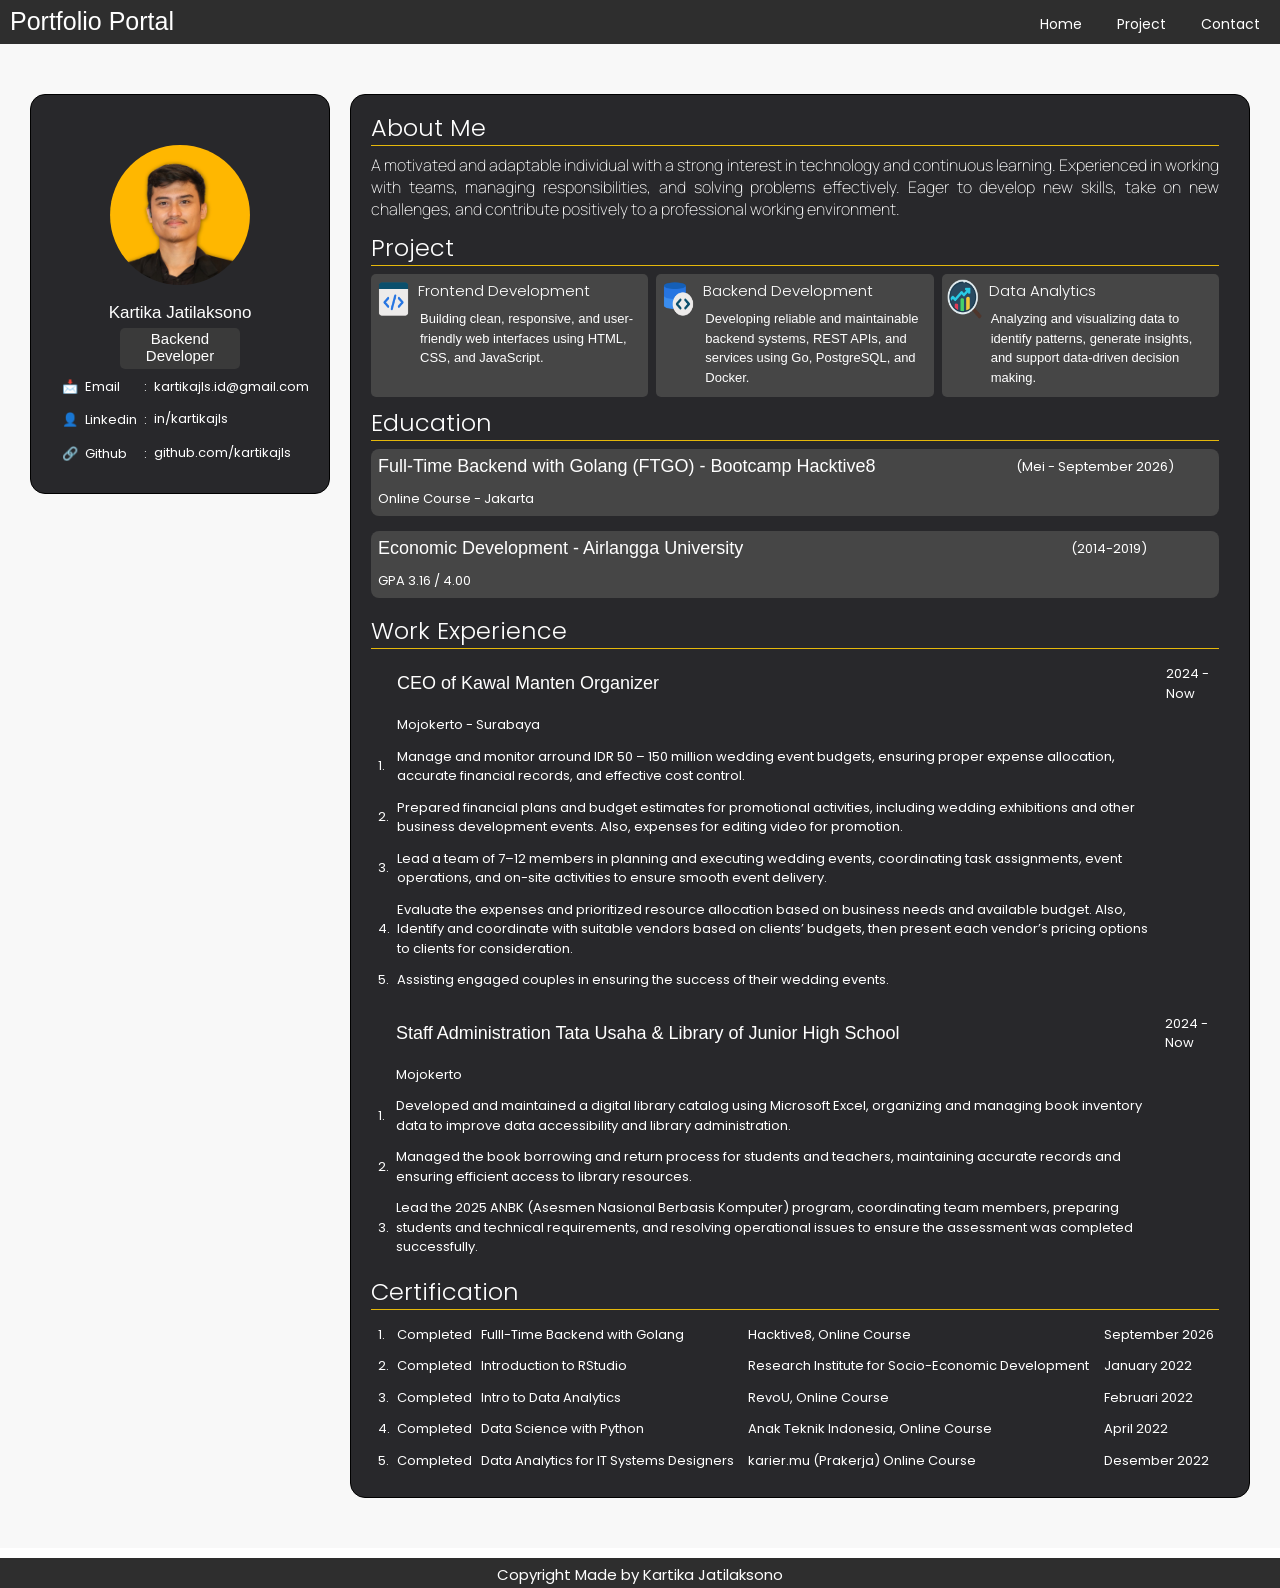
<file: index.html>
<!DOCTYPE html>
<html lang="en">

<head>
    <meta charset="UTF-8">
    <meta name="viewport" content="width=device-width, initial-scale=1.0">
    <title>Portfolio Website</title>

    <link rel="stylesheet" href="css/style.css">
</head>

<body>

    <head>
        <div class="container-header">
            <nav>
                <h1>Portfolio Portal</h1>

                <ul>
                    <li><a href="index.html">Home</a></li>
                    <li class="drop-down"><a href="#">Project</a>
                        <ul class="isi-dropdown">
                            <li><a href="page/frontend.html">Frontend Development</a></li>
                            <li><a href="page/backend.html">Backend Development</a></li>
                            <li><a href="page/da.html">Data Analytics</a></li>
                        </ul>
                    </li>
                    <li><a href="page/contact.html">Contact</a></li>
                </ul>
            </nav>
        </div>
    </head>


    <main>
        <div class="container-left">
            <div class="head-profile">
                <img class="pict-profile" src="src/asset/pict/WhatsApp Image 2026-08-28 at 14.54.35.jpeg">
                <p class="intro">Kartika Jatilaksono</p>
                <p class="job">Backend Developer</p>
            </div>

            <div class="bottom-profile">
                <table class="col-keterangan">
                    <tr>
                        <td>📩</td>
                        <td>Email</td>
                        <td>:</td>
                        <td>kartikajls.id@gmail.com</td>
                    </tr>
                    <tr>
                        <td>👤</td>
                        <td>Linkedin</td>
                        <td>:</td>
                        <td><a href="https://www.linkedin.com/in/kartikajls/" class="mini">in/kartikajls</a></td>
                    </tr>
                    <tr>
                        <td>🔗</td>
                        <td>Github</td>
                        <td>:</td>
                        <td><a href="https://github.com/kartikajls" class="mini">github.com/kartikajls</a></td>
                    </tr>
                </table>
            </div>


        </div>

        <div class="container-right">
            <div class="content-top">
                <h2>About Me</h2>
                <div class="border"></div>
                <p class="aboutme">
                    A motivated and adaptable individual with a strong interest in technology and continuous learning.
                    Experienced in working with teams, managing responsibilities, and solving problems effectively.
                    Eager to develop new skills, take on new challenges, and contribute positively to a professional
                    working environment.
                </p>
            </div>

            <div class="content-mid">
                <h2>Project</h2>
                <div class="border"></div>
                <div class="project">
                    <div class="project1">
                        <div>
                            <img src="src/asset/icon/frontend.png" class="icon">
                        </div>
                        <div>
                            <a href="page/frontend.html" class="c-link">Frontend Development</a>
                            <p class="r-text">
                                Building clean, responsive, and user-friendly web interfaces using HTML, CSS, and
                                JavaScript.
                            </p>
                        </div>

                    </div>

                    <div class="project2">
                        <div>
                            <img src="src/asset/icon/backend.png" class="icon">
                        </div>
                        <div>
                            <a href="page/backend.html" class="c-link">Backend Development</a>
                            <p class="r-text">
                                Developing reliable and maintainable backend systems, REST APIs, and services using Go,
                                PostgreSQL, and Docker.
                            </p>
                        </div>
                    </div>

                    <div class="project3">
                        <div>
                            <img src="src/asset/icon/data-analytics.png" class="icon">
                        </div>
                        <div>
                            <a href="page/da.html" class="c-link">Data Analytics</a>
                            <p class="r-text">
                                Analyzing and visualizing data to identify patterns, generate insights, and support
                                data-driven decision making.
                            </p>
                        </div>

                    </div>

                </div>
                <div>
                    <h2>Education</h2>
                </div>
                <div class="border"></div>
                <div class="education">
                    <div class="bootcamp">
                        <table class="col-education">
                            <tr>
                                <td class="text-font">Full-Time Backend with Golang (FTGO) - Bootcamp Hacktive8</td>
                                <td>(Mei - September 2026)</td>
                            </tr>
                            <tr class="text-font2">
                                <td>Online Course - Jakarta</td>
                            </tr>
                        </table>
                    </div>
                    <div class="university">
                        <table class="col-education">
                            <tr>
                                <td class="text-font">Economic Development - Airlangga University</td>
                                <td>(2014-2019)</td>
                            </tr>
                            <tr>
                                <td>GPA 3.16 / 4.00</td>
                            </tr>
                        </table>
                    </div>
                </div>
                <div>
                    <h2>Work Experience</h2>
                </div>
                <div class="border"></div>
                <div>
                    <table class="col-experience">
                        <tr>
                            <td></td>
                            <td class="text-font">CEO of Kawal Manten Organizer</td>
                            <td>2024 - Now</td>
                        </tr>
                        <tr class="text-font2">
                            <td></td>
                            <td>Mojokerto - Surabaya</td>
                        </tr>
                        <tr class="text-font2">
                            <td>1. </td>
                            <td>Manage and monitor arround IDR 50 – 150 million wedding event budgets, ensuring
                                proper expense allocation, accurate financial records, and effective cost control.</td>
                        </tr>
                        <tr class="text-font2">
                            <td>2. </td>
                            <td>Prepared financial plans and budget estimates for promotional activities, including
                                wedding exhibitions and other business development events. Also, expenses for editing
                                video for promotion.</td>
                        </tr>
                        <tr class="text-font2">
                            <td>3. </td>
                            <td>Lead a team of 7–12 members in planning and executing wedding events, coordinating
                                task assignments, event operations, and on-site activities to ensure smooth event
                                delivery.</td>
                        </tr>
                        <tr class="text-font2">
                            <td>4. </td>
                            <td>Evaluate the expenses and prioritized resource allocation based on business needs and
                                available budget. Also, Identify and coordinate with suitable vendors based on clients’
                                budgets, then present each vendor’s pricing options to clients for consideration.
                            </td>
                        </tr>
                        <tr class="text-font2">
                            <td>5. </td>
                            <td>Assisting engaged couples in ensuring the success of their wedding events.
                            </td>
                        </tr>

                    </table>
                </div>
                <div>
                    <table class="col-experience">
                        <tr>
                            <td></td>
                            <td class="text-font">Staff Administration Tata Usaha & Library of Junior High School</td>
                            <td>2024 - Now</td>
                        </tr>
                        <tr class="text-font2">
                            <td></td>
                            <td>Mojokerto</td>
                        </tr>
                        <tr class="text-font2">
                            <td>1. </td>
                            <td>Developed and maintained a digital library catalog using Microsoft Excel, organizing and
                                managing book inventory data to improve data accessibility and library administration.
                            </td>
                        </tr>
                        <tr class="text-font2">
                            <td>2. </td>
                            <td>Managed the book borrowing and return process for students and teachers, maintaining
                                accurate records and ensuring efficient access to library resources.</td>
                        </tr>
                        <tr class="text-font2">
                            <td>3. </td>
                            <td>Lead the 2025 ANBK (Asesmen Nasional Berbasis Komputer) program, coordinating
                                team members, preparing students and technical requirements, and resolving operational
                                issues to ensure the assessment was completed successfully.</td>
                        </tr>
                    </table>
                </div>
                <div>
                    <h2>Certification</h2>
                </div>
                <div class="border"></div>
                <div>
                    <table class="col-experience">
                        <tr>
                            <td>1. </td>
                            <td>Completed</td>
                            <td>Fulll-Time Backend with Golang</td>
                            <td>Hacktive8, Online Course</td>
                            <td>September 2026</td>
                        </tr>
                        <tr>
                            <td>2. </td>
                            <td>Completed</td>
                            <td>Introduction to RStudio</td>
                            <td>Research Institute for Socio-Economic Development</td>
                            <td>January 2022</td>
                        </tr>
                        <tr>
                            <td>3. </td>
                            <td>Completed</td>
                            <td>Intro to Data Analytics</td>
                            <td>RevoU, Online Course</td>
                            <td>Februari 2022</td>
                        </tr>
                        <tr>
                            <td>4. </td>
                            <td>Completed</td>
                            <td>Data Science with Python</td>
                            <td>Anak Teknik Indonesia, Online Course</td>
                            <td>April 2022</td>
                        </tr>
                        <tr>
                            <td>5. </td>
                            <td>Completed</td>
                            <td>Data Analytics for IT Systems Designers</td>
                            <td>karier.mu (Prakerja) Online Course</td>
                            <td>Desember 2022</td>
                        </tr>
                    </table>
                </div>

            </div>


        </div>

    </main>

    <footer>
        Copyright Made by Kartika Jatilaksono
    </footer>

</body>


</html>
</file>
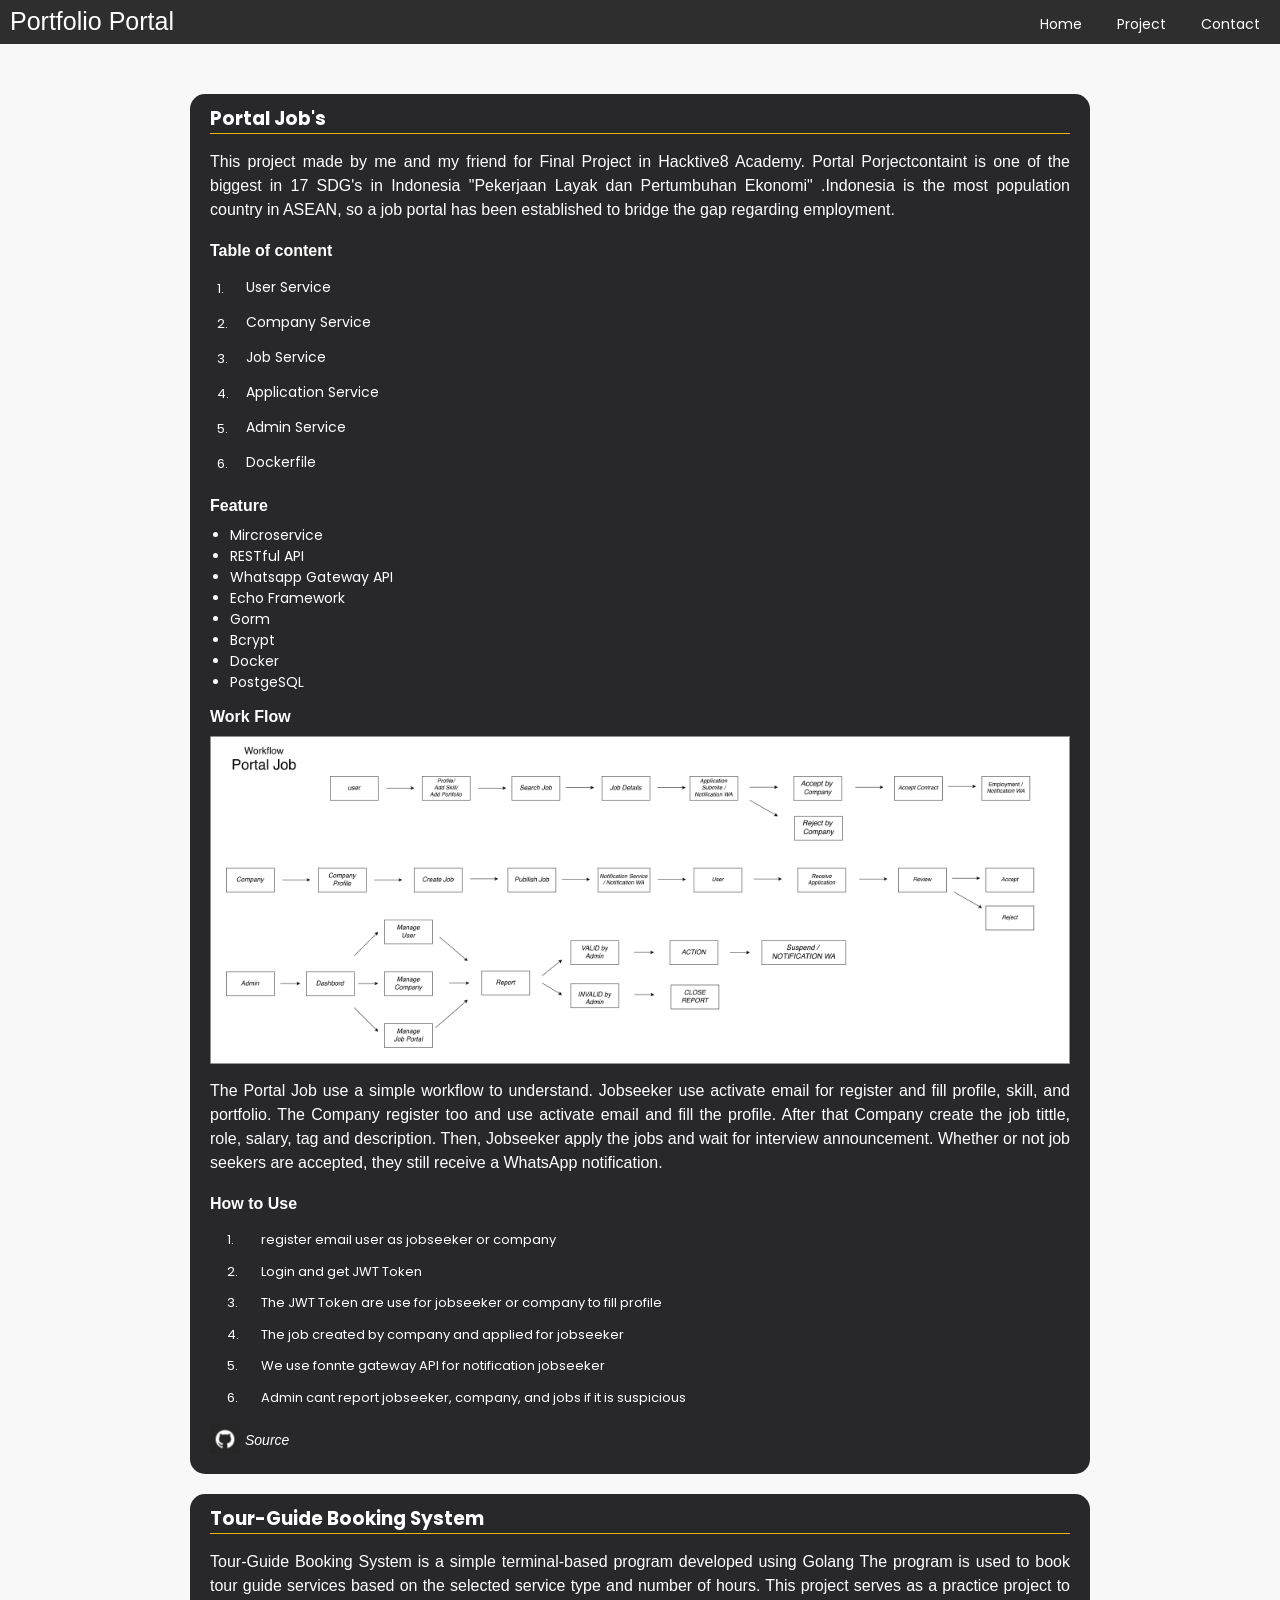
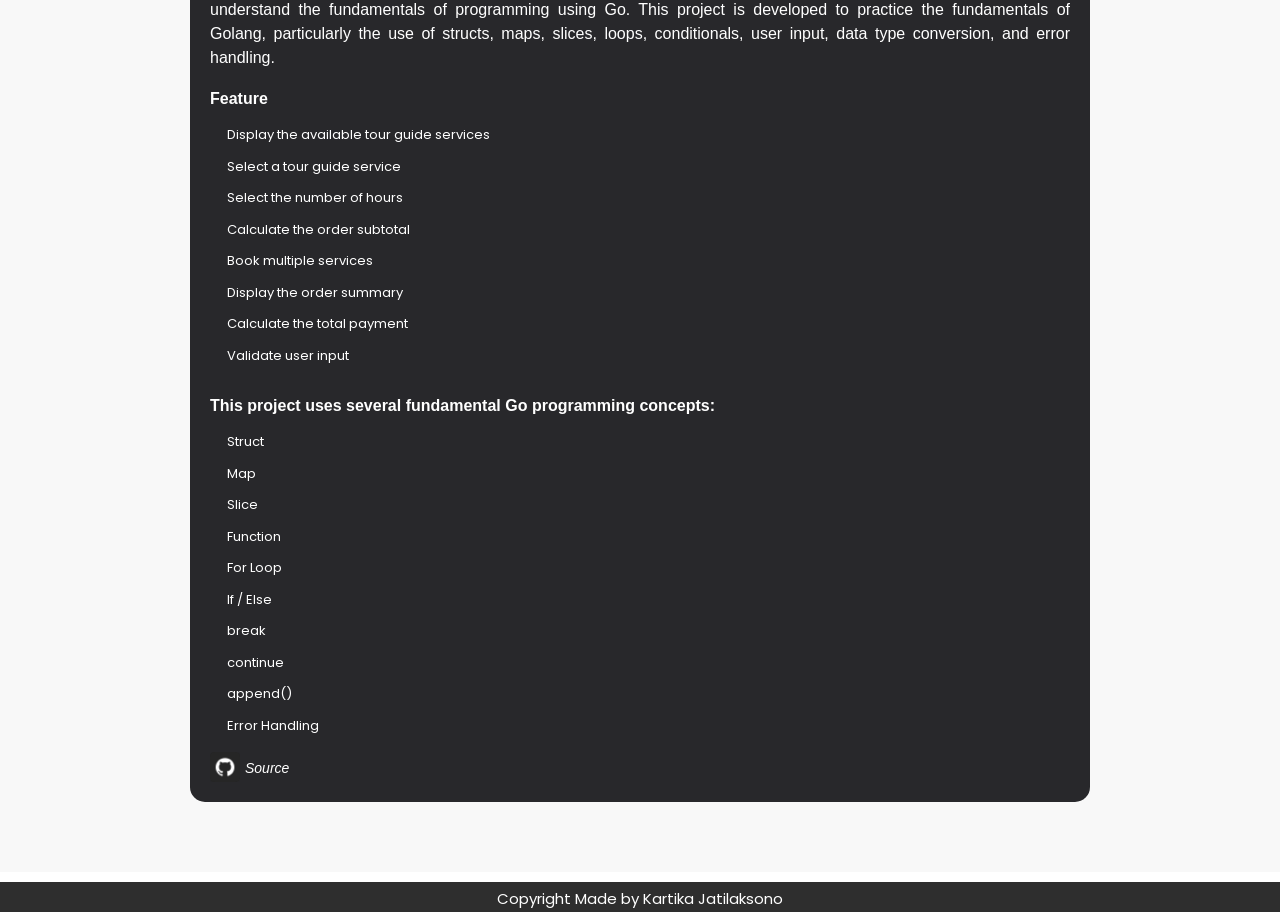
<file: page/backend.html>
<!DOCTYPE html>
<html lang="en">

<head>
    <meta charset="UTF-8">
    <meta name="viewport" content="width=device-width, initial-scale=1.0">
    <title>Portfolio Website</title>


    <link rel="stylesheet" href="../css/style.css">
</head>

<body>

    <head>
        <div class="container-header">
            <nav>
                <h1>Portfolio Portal</h1>

                <ul>
                    <li><a href="../index.html">Home</a></li>
                    <li class="drop-down"><a href="">Project</a>
                        <ul class="isi-dropdown">
                            <li><a href="../page/frontend.html">Frontend Development</a></li>
                            <li><a href="../page/backend.html">Backend Development</a></li>
                            <li><a href="../page/da.html">Data Analytics</a></li>
                        </ul>
                    </li>
                    <li><a href="../page/contact.html">Contact</a></li>
                </ul>
            </nav>
        </div>
    </head>

    <main>
        <div>
            <div class="main-content">
                <div class="content-1">
                    <h3>Portal Job's </h3>
                    <div class="border"></div>
                    <p class="s-login">
                        This project made by me and my friend for Final Project in Hacktive8 Academy. Portal
                        Porjectcontaint
                        is one of the biggest in 17 SDG's in Indonesia "Pekerjaan Layak dan Pertumbuhan Ekonomi"
                        .Indonesia
                        is the most population country in ASEAN, so a job portal has been established to bridge
                        the gap regarding employment.
                    </p>
                    <h4>Table of content</h4>
                    <table>
                        <tr>
                            <td>1.</td>
                            <td><a href="https://github.com/kartikajls/portal-job-RESTful-API/tree/main/user-service">User
                                    Service</a></td>
                        </tr>
                        <tr>
                            <td>2.</td>
                            <td><a
                                    href="https://github.com/kartikajls/portal-job-RESTful-API/tree/main/company-service">Company
                                    Service</a></td>
                        </tr>
                        <tr>
                            <td>3.</td>
                            <td><a href="https://github.com/kartikajls/portal-job-RESTful-API/tree/main/job-service">
                                    Job
                                    Service</a></td>
                        </tr>
                        <tr>
                            <td>4.</td>
                            <td><a href="https://github.com/kartikajls/portal-job-RESTful-API/tree/main/job-service">Application
                                    Service</a></td>
                        </tr>
                        <tr>
                            <td>5.</td>
                            <td><a href="https://github.com/kartikajls/portal-job-RESTful-API/tree/main/admin-service">Admin
                                    Service</a></td>
                        </tr>
                        <tr>
                            <td>6.</td>
                            <td><a
                                    href="https://github.com/kartikajls/portal-job-RESTful-API/blob/main/docker-compose.yml">Dockerfile</a>
                            </td>
                        </tr>
                    </table>
                    <h4>Feature</h4>
                    <ul class="p-list">
                        <li>Mircroservice</li>
                        <li>RESTful API</li>
                        <li>Whatsapp Gateway API</li>
                        <li>Echo Framework</li>
                        <li>Gorm</li>
                        <li>Bcrypt</li>
                        <li>Docker</li>
                        <li>PostgeSQL</li>
                    </ul>
                    <h4>Work Flow</h4>
                    <img src="../src/asset/backend/0. Work_Flow.drawio.png" class="i-login">
                    <p class="s-login">The Portal Job use a simple workflow to understand. Jobseeker use activate email
                        for
                        register and
                        fill profile, skill, and portfolio. The Company register too and use activate email and fill the
                        profile. After that Company create the job tittle, role, salary, tag and description. Then,
                        Jobseeker apply the jobs and wait for interview announcement. Whether or not job seekers are
                        accepted, they still receive a WhatsApp notification.
                    </p>
                    <h4>How to Use</h4>
                    <table class="col-backend">
                        <tr>
                            <td>1. </td>
                            <td>register email user as jobseeker or company</td>
                        </tr>
                        <tr>
                            <td>2. </td>
                            <td>Login and get JWT Token</td>
                        </tr>
                        <tr>
                            <td>3. </td>
                            <td>The JWT Token are use for jobseeker or company to fill profile</td>
                        </tr>
                        <tr>
                            <td>4. </td>
                            <td>The job created by company and applied for jobseeker</td>
                        </tr>
                        <tr>
                            <td>5. </td>
                            <td>We use fonnte gateway API for notification jobseeker</td>
                        </tr>
                        <tr>
                            <td>6. </td>
                            <td>Admin cant report jobseeker, company, and jobs if it is suspicious</td>
                        </tr>
                    </table>

                    <div class="source">
                        <img src="../src/asset/icon/github.png" class="s-source">
                        <a href="https://github.com/kartikajls/portal-job-RESTful-API" class="s-text">Source</a>
                    </div>
                </div>
            </div>

            <div class="main-content">
                <div class="content-2">
                    <h3>Tour-Guide Booking System</h3>
                    <div class="border"></div>
                    <p class="s-login">
                        Tour-Guide Booking System is a simple terminal-based program developed using Golang The program
                        is
                        used to book tour guide services based on the selected service type and number of
                        hours. This project serves as a practice project to understand the fundamentals of programming
                        using
                        Go.
                        This project is developed to practice the fundamentals of Golang, particularly the use of
                        structs,
                        maps, slices, loops, conditionals, user input, data type conversion, and error handling.

                    </p>
                    <h4>Feature</h4>
                    <table class="col-backend">
                        <tr>
                            <td>Display the available tour guide services</td>
                        </tr>
                        <tr>
                            <td>Select a tour guide service</td>
                        </tr>
                        <td>Select the number of hours</td>
                        </tr>
                        <tr>
                            <td>Calculate the order subtotal</td>
                        </tr>
                        <tr>
                            <td>Book multiple services</td>
                        </tr>
                        <tr>
                            <td>Display the order summary</td>
                        </tr>
                        <tr>
                            <td>Calculate the total payment</td>
                        </tr>
                        <tr>
                            <td>Validate user input</td>
                        </tr>
                    </table>
                    <h4>This project uses several fundamental Go programming concepts:</h4>
                    <table class="col-backend">
                        <tr>
                            <td>Struct</td>
                        </tr>
                        <tr>
                            <td>Map</td>
                        </tr>
                        <tr>
                            <td>Slice</td>
                        </tr>
                        <tr>
                            <td>Function</td>
                        </tr>
                        <tr>
                            <td>For Loop</td>
                        </tr>
                        <tr>
                            <td>If / Else</td>
                        </tr>
                        <tr>
                            <td>break</td>
                        </tr>
                        <tr>
                            <td>continue</td>
                        </tr>
                        <tr>
                            <td>append()</td>
                        </tr>
                        <tr>
                            <td>Error Handling</td>
                        </tr>
                    </table>

                    <div class="source">
                        <img src="../src/asset/icon/github.png" class="s-source">
                        <a href="https://github.com/kartikajls/dasar-pemrograman-golang/tree/main"
                            class="s-text">Source</a>
                    </div>
                </div>
            </div>
        </div>

    </main>

    <footer>
        Copyright Made by Kartika Jatilaksono
    </footer>

</body>

</html>
</file>
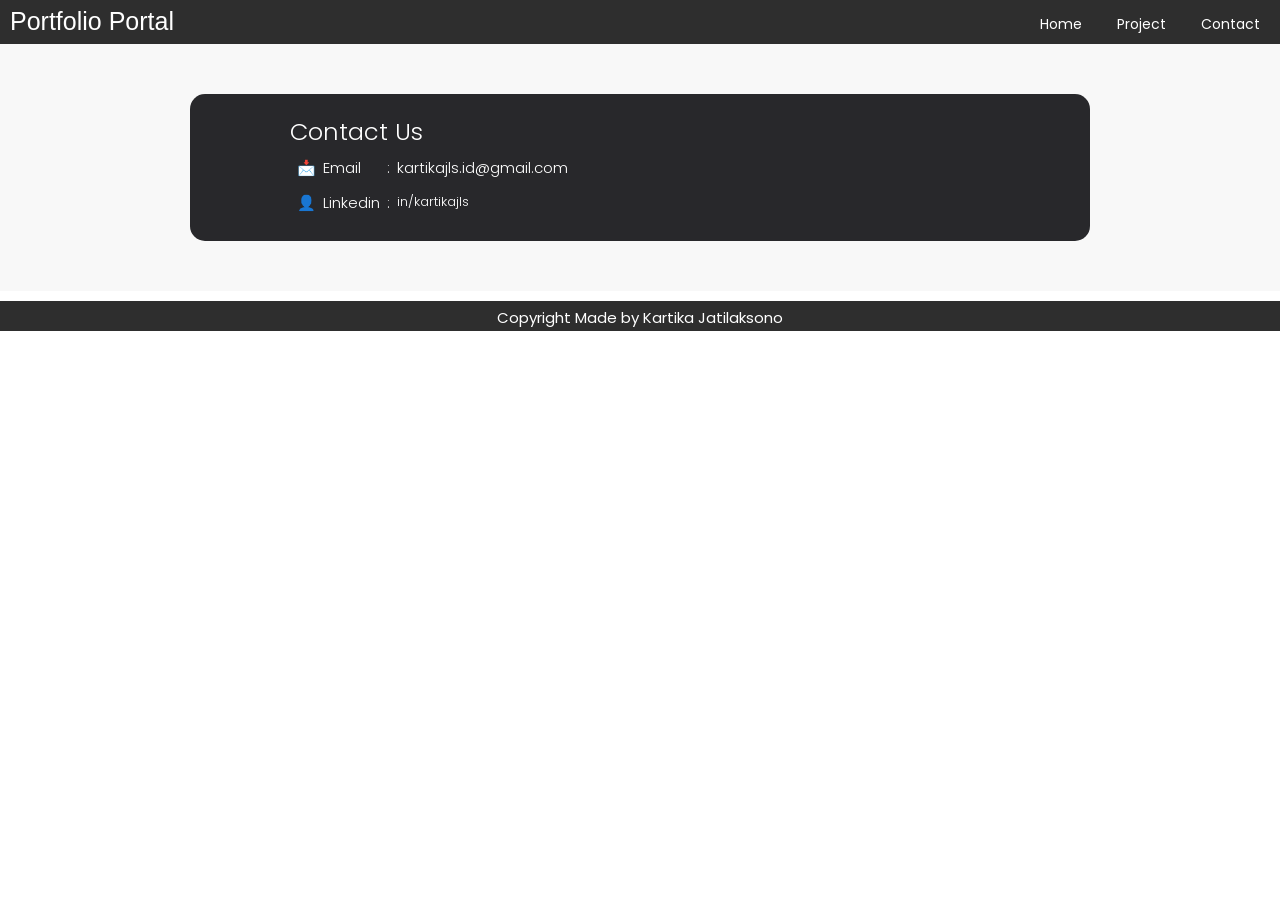
<file: page/contact.html>
<!DOCTYPE html>
<html lang="en">

<head>
    <meta charset="UTF-8">
    <meta name="viewport" content="width=device-width, initial-scale=1.0">
    <title>Portfolio Website</title>

    <link rel="stylesheet" href="../css/style.css">

</head>

<body>

    <head>
        <div class="container-header">
            <nav>
                <h1>Portfolio Portal</h1>

                <ul>
                    <li><a href="../index.html">Home</a></li>
                    <li class="drop-down"><a href="#">Project</a>
                        <ul class="isi-dropdown">
                            <li><a href="../page/frontend.html">Frontend Development</a></li>
                            <li><a href="../page/backend.html">Backend Development</a></li>
                            <li><a href="../page/da.html">Data Analytics</a></li>
                        </ul>
                    </li>
                    <li><a href="../page/contact.html">Contact</a></li>
                </ul>
            </nav>
        </div>
    </head>

    <main>
        <div class="full-content">
            <div class="contactus">
                <h2>Contact Us</h2>
                <table>
                    <tr class="col-contactus">
                        <td>📩</td>
                        <td>Email</td>
                        <td>:</td>
                        <td>kartikajls.id@gmail.com</td>
                    </tr>
                    <tr class="col-contactus">
                        <td>👤</td>
                        <td>Linkedin</td>
                        <td>:</td>
                        <td><a href="https://www.linkedin.com/in/kartikajls/" class="mini">in/kartikajls</a></td>
                    </tr>
                </table>
            </div>
        </div>
    </main>

    <footer>
        Copyright Made by Kartika Jatilaksono
    </footer>
</body>

</html>
</file>
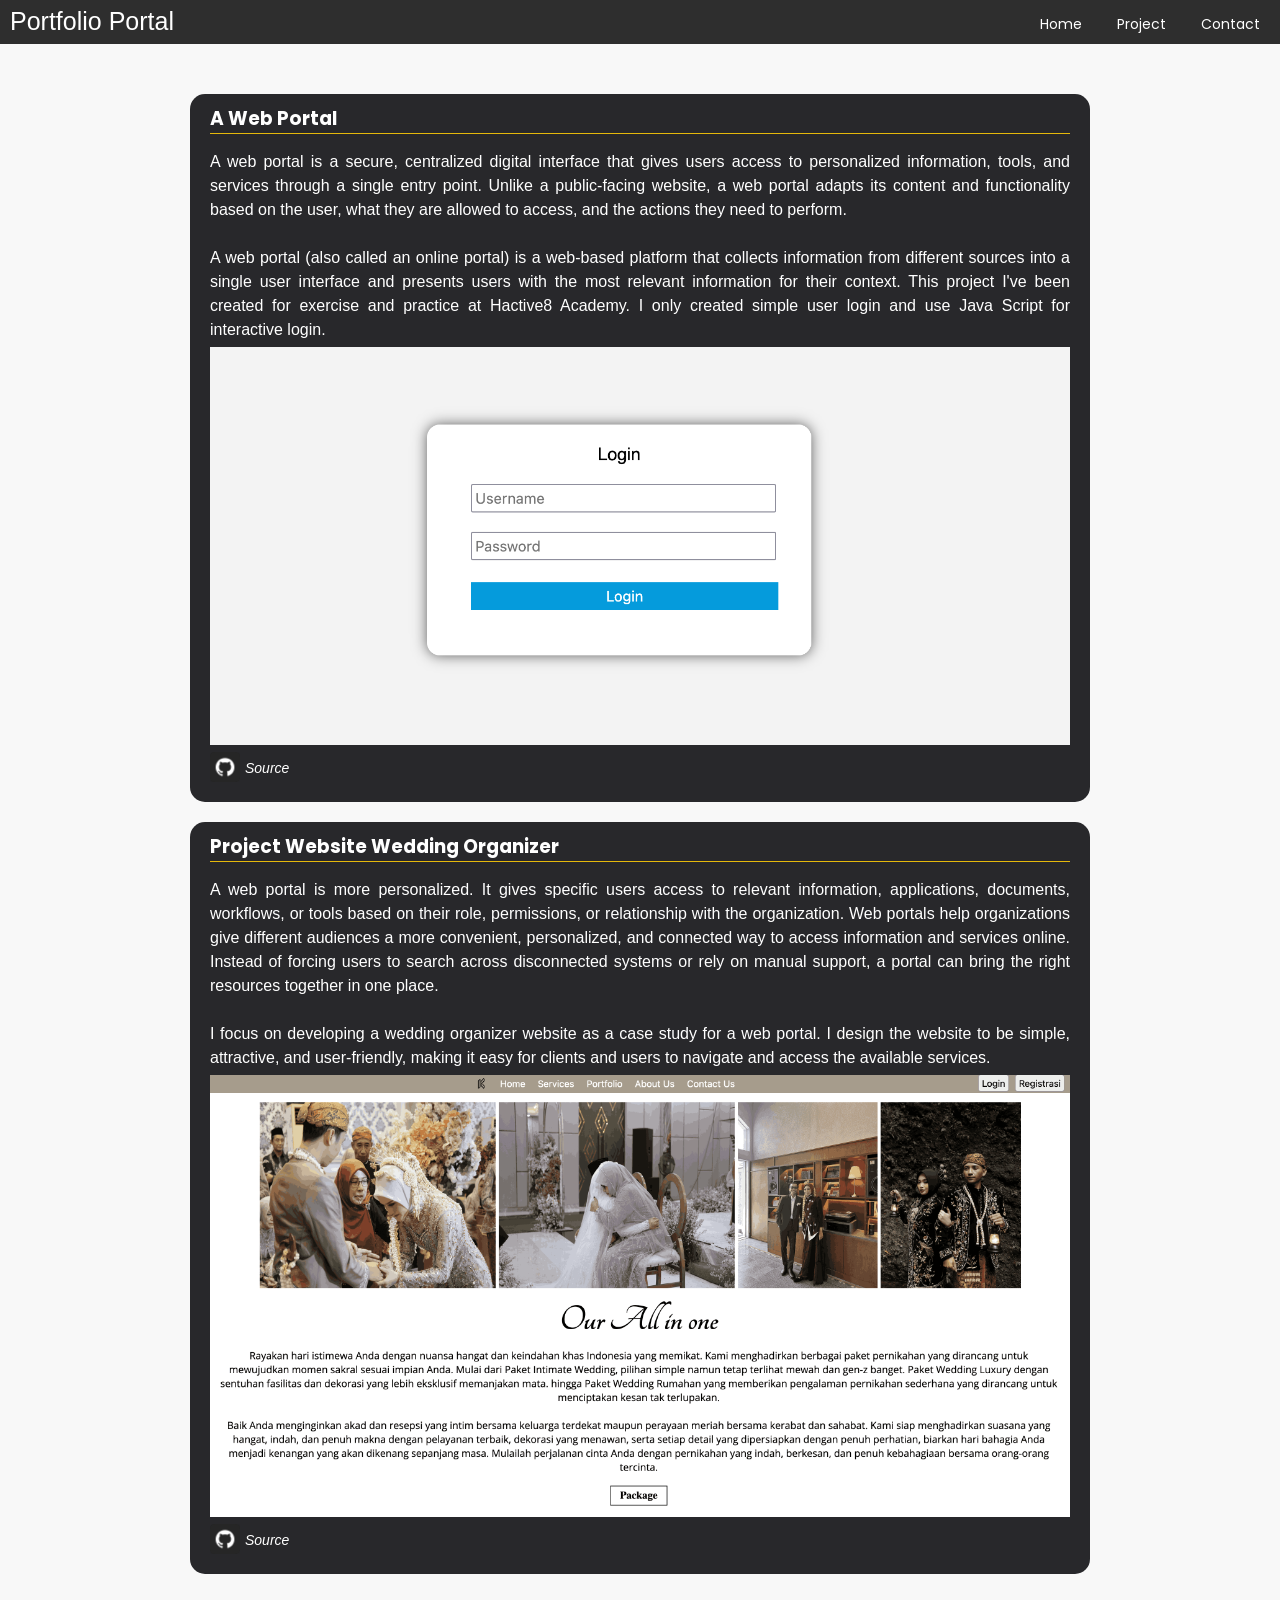
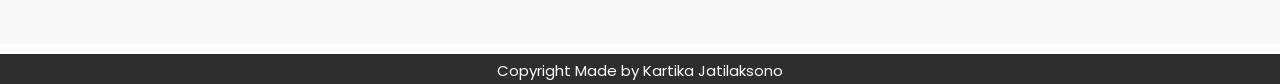
<file: page/frontend.html>
<!DOCTYPE html>
<html lang="en">

<head>
    <meta charset="UTF-8">
    <meta name="viewport" content="width=device-width, initial-scale=1.0">
    <title>Portfolio Website</title>


    <link rel="stylesheet" href="../css/style.css">

</head>

<body>

    <head>
        <div class="container-header">
            <nav>
                <h1>Portfolio Portal</h1>

                <ul>
                    <li><a href="../index.html">Home</a></li>
                    <li class="drop-down"><a href="#">Project</a>
                        <ul class="isi-dropdown">
                            <li><a href="../page/frontend.html">Frontend Development</a></li>
                            <li><a href="../page/backend.html">Backend Development</a></li>
                            <li><a href="../page/da.html">Data Analytics</a></li>
                        </ul>
                    </li>
                    <li><a href="../page/contact.html">Contact</a></li>
                </ul>
            </nav>
        </div>
    </head>

    <main>
        <div>
            <div class="main-content">
                <div class="content-1">
                    <h3>A Web Portal</h3>
                    <div class="border"></div>
                    <div>
                        <p class="s-login"> A web portal is a secure, centralized digital interface that gives users
                            access
                            to personalized
                            information, tools, and services through a single entry point. Unlike a public-facing
                            website, a
                            web
                            portal adapts its content and functionality based on the user, what they are allowed to
                            access,
                            and
                            the actions they need to perform.
                            <br><br>
                            A web portal (also called an online portal) is a web-based platform that collects
                            information
                            from
                            different sources into a single user interface and presents users with the most relevant
                            information
                            for their context. This project I've been created for exercise and practice at Hactive8
                            Academy.
                            I
                            only created simple user login and use Java Script for interactive login.
                        </p>
                        <img src="../src/asset/frontend/login.png" class="i-login">
                        <div class="source">
                            <img src="../src/asset/icon/github.png" class="s-source">
                            <a href="https://github.com/kartikajls/login-interface" class="s-text">Source</a>
                        </div>
                        </p>
                    </div>
                </div>
            </div>
            <div class="main-content">
                <div class="content-2">
                    <h3>Project Website Wedding Organizer</h3>
                    <div class="border"></div>
                    <div>
                        <p class="s-login">
                            A web portal is more personalized. It gives specific users access to relevant information,
                            applications, documents, workflows, or tools based on their role, permissions, or
                            relationship
                            with the organization.
                            Web portals help organizations give different audiences a more convenient, personalized, and
                            connected way to access information and services online. Instead of forcing users to search
                            across disconnected systems or rely on manual support, a portal can bring the right
                            resources
                            together in one place.
                            <br><br>
                            I focus on developing a wedding organizer website as a case study for a web portal. I design
                            the
                            website to be simple, attractive, and user-friendly, making it easy for clients and users to
                            navigate and access the available services.


                        </p>
                        <img src="../src/asset/frontend/wo.png" class="i-login">
                        <div class="source">
                            <img src="../src/asset/icon/github.png" class="s-source">
                            <a href="https://github.com/kartikajls/interface-website" class="s-text">Source</a>
                        </div>
                        </p>
                    </div>
                </div>
            </div>

    </main>

    <footer>
        Copyright Made by Kartika Jatilaksono
    </footer>


</body>

</html>
</file>
<file: css/style.css>
@import url(https://fonts.googleapis.com/css2?family=Montserrat:ital,wght@0,100..900;1,100..900&family=Poppins:ital,wght@0,100;0,200;0,300;0,400;0,500;0,600;0,700;0,800;0,900;1,100;1,200;1,300;1,400;1,500;1,600;1,700;1,800;1,900&family=Work+Sans:ital,wght@0,100..900;1,100..900&display=swap);
@import url(https://fonts.googleapis.com/css2?family=Manrope:wght@200..800&family=Montserrat:ital,wght@0,100..900;1,100..900&family=Poppins:ital,wght@0,100;0,200;0,300;0,400;0,500;0,600;0,700;0,800;0,900;1,100;1,200;1,300;1,400;1,500;1,600;1,700;1,800;1,900&family=Work+Sans:ital,wght@0,100..900;1,100..900&display=swap);

* {
    margin: 0px;
    padding: 0px;
    box-sizing: border-box;
    font-family: 'poppins', sans-serif;
}

html {
    scroll-behavior: smooth;
}

body {
    height: auto;
    width: 100%;
}

header {
    text-align: center;
    position: center;
    width: 100vh;
}

.container-header {
    background-color: rgb(46, 46, 46);
    width: 100%;
    margin: 0px;
    padding: 0px;
}

nav {
    display: flex;
    justify-content: space-between;
}

nav ul {
    display: flex;
    list-style-type: none;
    padding-top: 14px;
    gap: 15px;
}

nav li {
    margin-right: 20px;
    padding-bottom: 7px;
}

.isi-dropdown {
    display: none;
    position: absolute;
}

.drop-down:hover ul.isi-dropdown {
    display: block;
    background-color: rgb(40, 40, 43);
    width: auto;
    padding-left: 6px;
}

a {
    font-size: 14px;
    text-decoration: none;
    color: white;
    display: flex;
    padding-bottom: 2px;
}

h1 {
    font-family: Arial, Helvetica, sans-serif;
    font-size: 25px;
    font-weight: 200;
    color: white;
    padding-top: 7px;
    padding-bottom: 2px;
    padding-left: 10px;
}

main {
    display: flex;
    justify-content: center;
    gap: 20px;
    background-color: rgb(248, 248, 248);
    height: 100%;
    width: 100%;
    padding-top: 50px;
    padding-bottom: 50px;
}

.full-content {
    background-color: rgb(40, 40, 43);
    width: 100vh;
    height: auto;
    border-radius: 15px;
}

.container-left {
    border: 1px solid black;
    background-color: rgb(40, 40, 43);
    max-height: 400px;
    width: 300px;
    border-radius: 15px;
}

.container-right {
    border: 1px solid black;
    background-color: rgb(40, 40, 43);
    height: 100%;
    width: 100vh;
    padding-top: 5px;
    padding-left: 10px;
    padding-bottom: 10px;
    border-radius: 15px;
}

.head-profile {
    height: 200px;
    width: 150px;
    margin-left: auto;
    margin-right: auto;
    margin-bottom: 25px;
}

.pict-profile {
    width: 140px;
    height: 140px;
    border-radius: 200px;
    margin-top: 50px;
    margin-left: auto;
    margin-right: auto;
    margin-bottom: 10px;
    display: block;
}

.intro {
    padding-top: 8px;
    padding-bottom: 5px;
    text-align: center;
    font-family: Arial, Helvetica, sans-serif;
    font-size: 17px;
    color: white;
}


.job {
    color: white;
    font-family: 'Franklin Gothic Medium', 'Arial Narrow', Arial, sans-serif;
    font-size: 15px;
    padding-top: 2px;
    padding-bottom: 5px;
    text-align: center;
    margin-left: auto;
    margin-right: auto;
    background-color: rgb(58, 58, 58);
    width: 120px;
    border-radius: 5px;
}

.bottom-profile {
    margin-top: 5px;
    width: 250px;
    height: 100px;
    margin-left: auto;
    margin-right: auto;
}

.col-keterangan {
    color: white;
    margin-bottom: 10px;

}

table {
    width: 250px;

}

tr {
    font-family: sans-serif;
    font-size: 13px;
}

td {
    padding-left: 5px;
    padding-top: 5px;
    padding-bottom: 5px;
}

.mini {
    font-size: 13px;
}

.content-top {
    min-width: 500px;
    height: auto;
    margin-top: 10px;
    margin-left: 10px;
    margin-right: 30px;
}

h2 {
    color: white;
    font-weight: 300;
}

.border {
    height: 1px;
    width: auto;
    margin-bottom: 8px;
    background-color: rgb(229, 184, 11);
}

.aboutme {
    color: white;
    font-family: "Manrope", sans-serif;
    font-style: normal;
    font-weight: 150;
    text-align: justify;
}

.content-mid {
    min-width: 500px;
    height: auto;
    margin-top: 10px;
    margin-left: 10px;
    margin-right: 30px;
}

.project {
    display: flex;
    justify-content: space-between;
    gap: 8px;
    width: 100%;
}

.icon {
    width: 40px;
    height: 40px;
    padding-left: 5px;
}

.project1 {
    display: flex;
    justify-content: baseline;
    gap: 2px;
    background-color: rgb(70, 70, 70);
    max-height: 100%;
    width: 300px;
    border-radius: 5px;
    padding-top: 5px;
    padding-bottom: 10px;
    margin-bottom: 8px;
}

.project2 {
    display: flex;
    justify-content: baseline;
    gap: 2px;
    background-color: rgb(70, 70, 70);
    max-height: 100%;
    width: 300px;
    border-radius: 5px;
    padding-top: 5px;
    padding-bottom: 10px;
    margin-bottom: 8px;
}

.project3 {
    display: flex;
    justify-content: baseline;
    gap: 2px;
    background-color: rgb(70, 70, 70);
    max-height: 100%;
    width: 300px;
    border-radius: 5px;
    padding-top: 5px;
    padding-bottom: 10px;
    margin-bottom: 8px;
}

.c-link {
    font-weight: 300;
    font-size: 15px;
    padding-left: 5px;
    color: white;
}

.r-text {
    color: white;
    font-family: sans-serif;
    font-weight: 50;
    font-size: 13px;
    line-height: 1.5;
    padding-top: 5px;
    padding-left: 7px;
    padding-right: 8px;
    text-align: left;
    height: 100%;
}

.education {
    display: block;
}

.col-education {
    width: 100%;
    color: white;
}

.bootcamp {
    width: 100%;
    max-height: 100%;
    border-radius: 8px;
    background-color: rgb(70, 70, 70);
    margin-bottom: 15px;
}

.text-font {
    font-family: sans-serif;
    font-size: large;
    max-width: 100%;
}

.text-font2 {
    font-family: sans-serif;
    font-size: 13px;
}

.university {
    width: 100%;
    max-height: 100%;
    border-radius: 8px;
    background-color: rgb(70, 70, 70);
    margin-bottom: 15px;
}

.col-experience {
    width: 100%;
    color: white;
    margin-bottom: 10px;
    line-height: 1.5;

}


.contactus {
    padding-left: 20px;
    padding-top: 20px;
    width: 100%;
    max-width: 500px;
    margin-left: 80px;
    margin-bottom: 20px;
}

.col-contactus {
    color: white;
    font-family: sans-serif;
    font-weight: 300;
    font-size: 15px;
}

.content-1 {
    color: white;
    padding-top: 10px;
    padding-bottom: 10px;
    padding-left: 20px;
    padding-right: 20px;
}

.content-2 {
    color: white;
    padding-top: 10px;
    padding-bottom: 10px;
    padding-left: 20px;
    padding-right: 20px;
}

.s-login {
    color: white;
    font-family: sans-serif;
    padding-top: 8px;
    padding-bottom: 5px;
    text-align: justify;
    font-weight: 80;
    line-height: 1.5;
}

.i-login {
    width: 100%;
    height: auto;
}

.source {
    display: flex;
    justify-content: baseline;
    margin-bottom: 10px;
}

.s-source {
    width: 30px;
    height: 30px;
}

.s-text {
    padding-top: 8px;
    padding-left: 5px;
    font-style: italic;
    font-family: Arial, Helvetica, sans-serif;
}

.p-list {
    font-family: sans-serif;
    font-size: 14px;
    margin-left: 20px;
}

h4 {
    font-family: sans-serif;
    padding-top: 15px;
    padding-bottom: 10px;
}

.main-content {
    background-color: rgb(40, 40, 43);
    width: 100vh;
    height: auto;
    border-radius: 15px;
    margin-bottom: 20px;
}

.col-backend {
    width: 100%;
    color: white;
    margin-bottom: 10px;
    line-height: 1.5;
    padding-left: 10px;
}

footer {
    margin-top: 10px;
    padding-top: 5px;
    background-color: rgb(46, 46, 46);
    height: 30px;
    color: white;
    font-size: 15px;
    text-align: center;
    width: 100%;
}
</file>
